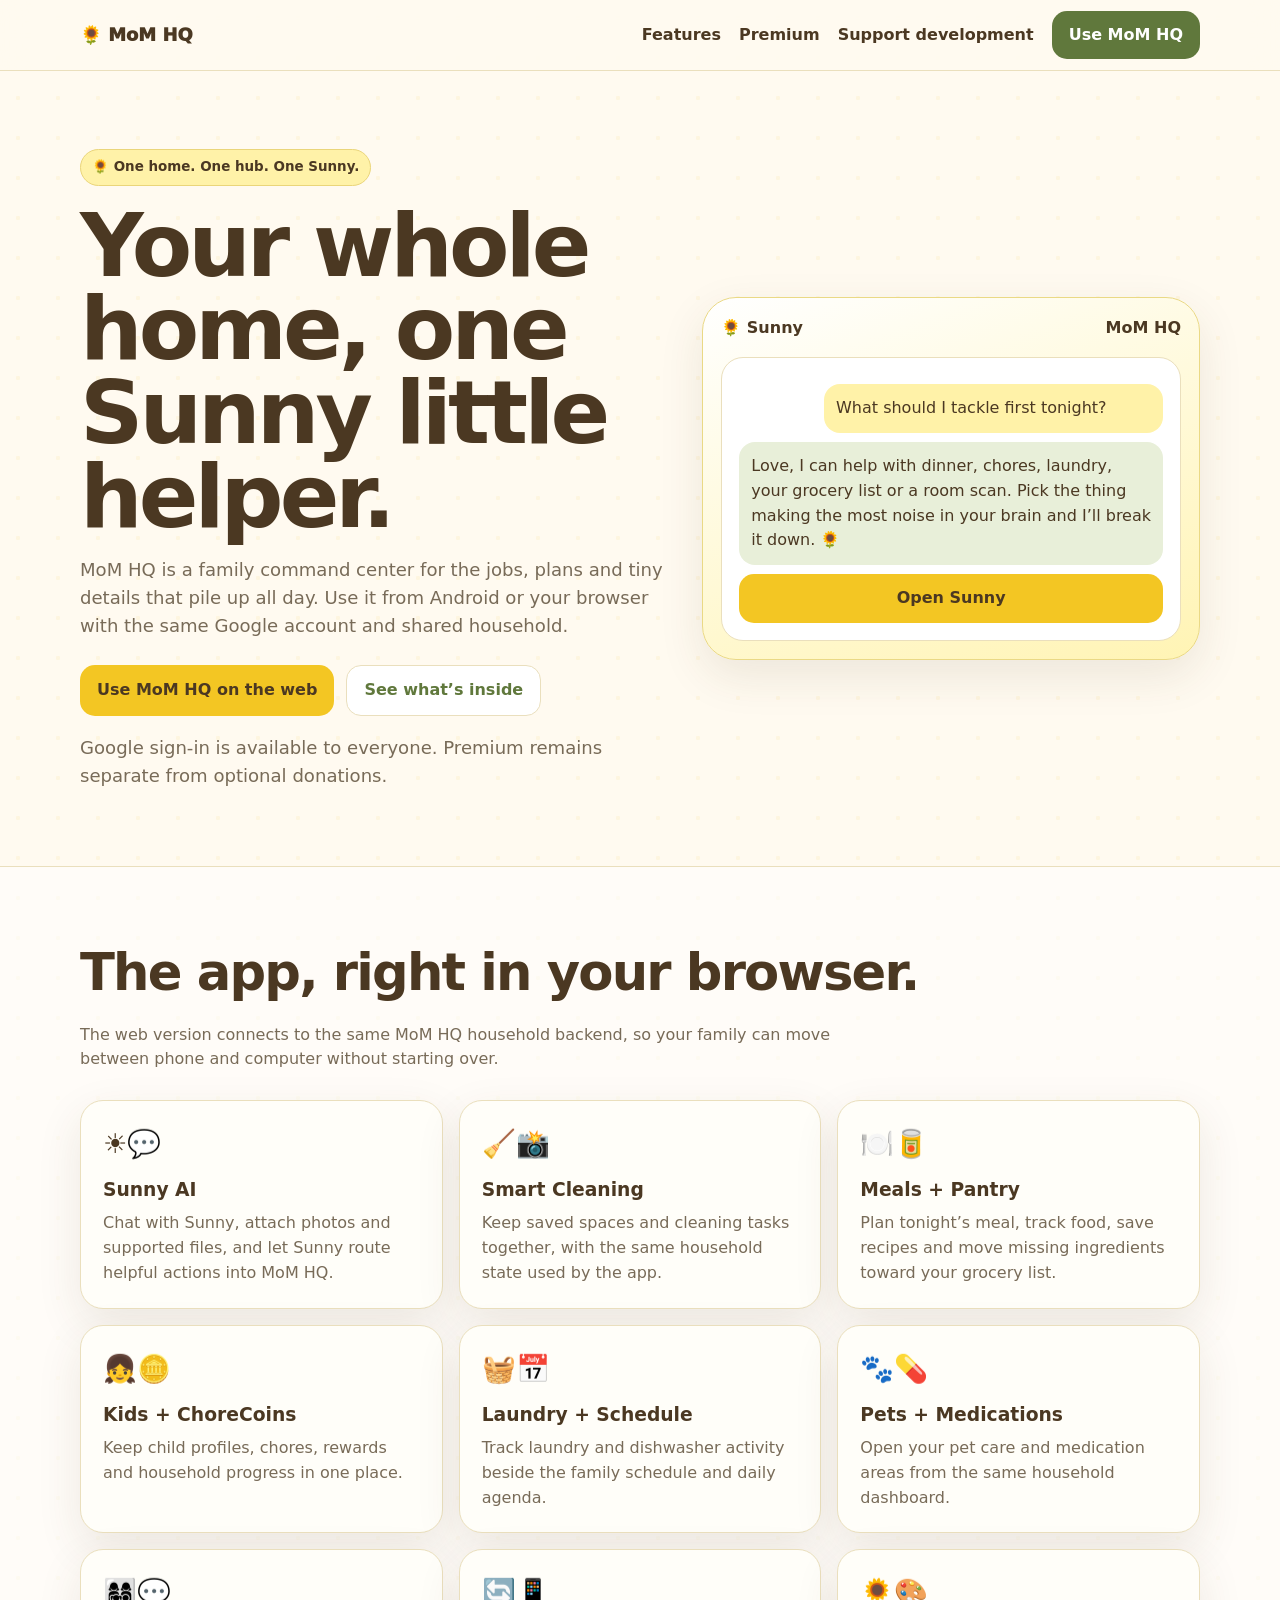
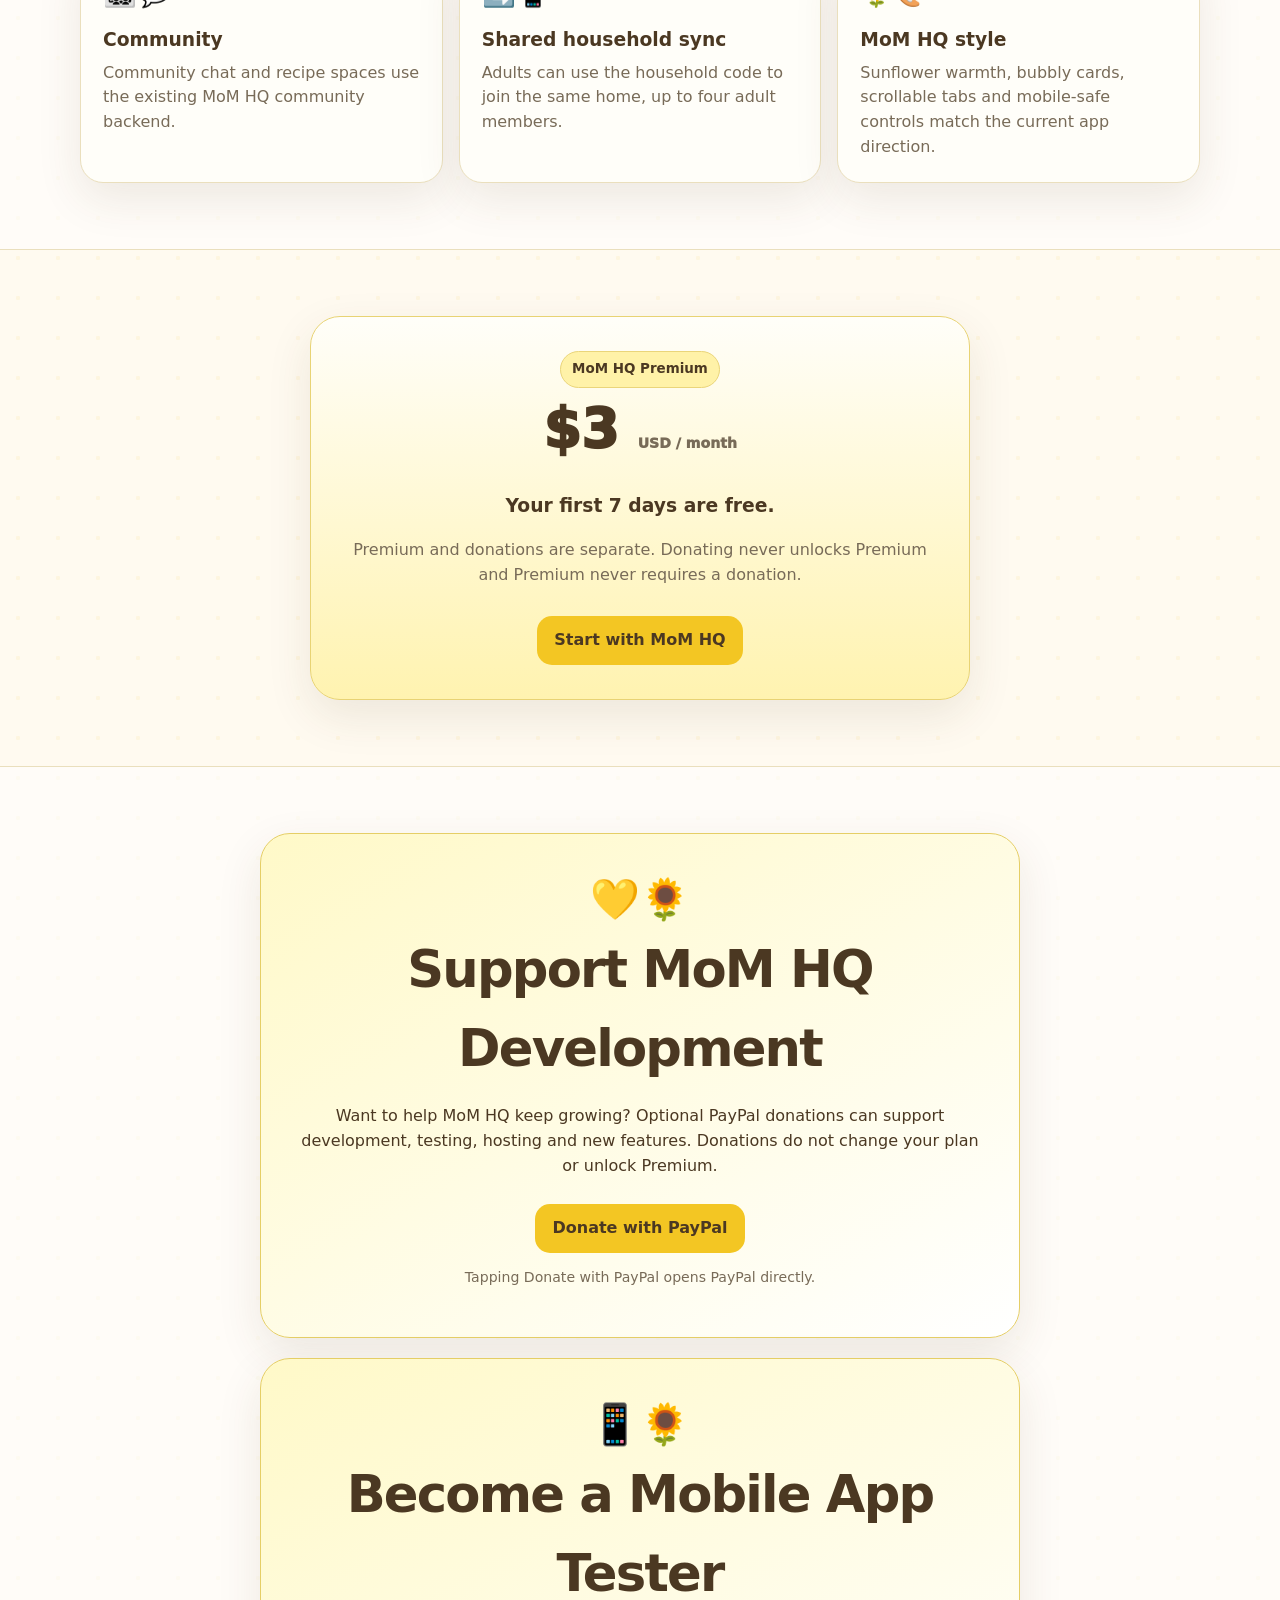
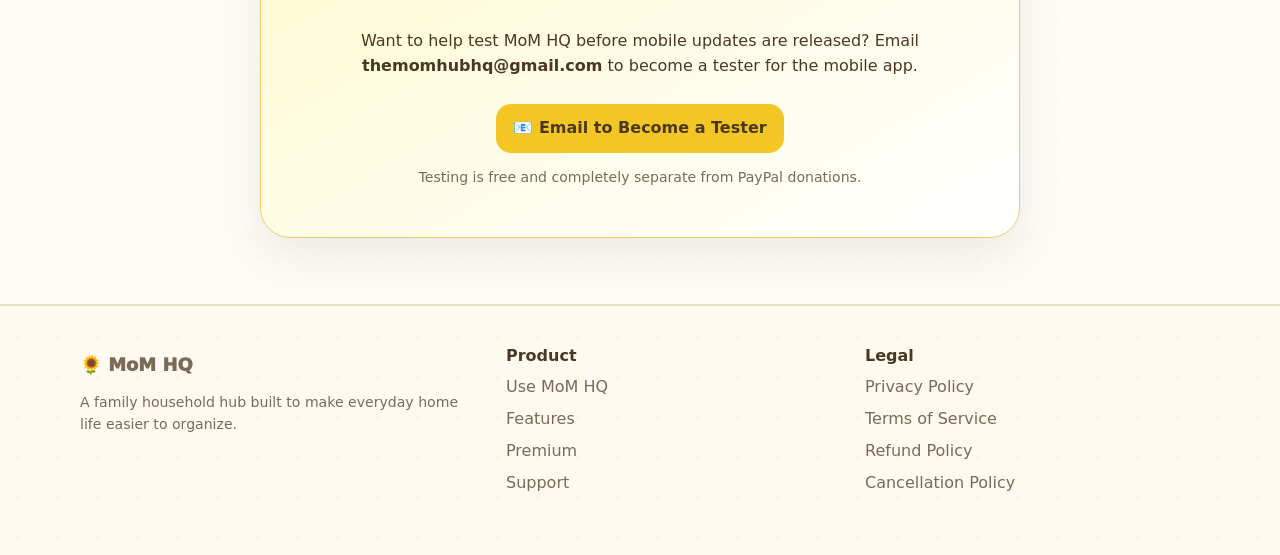
<file: index.html>
<!doctype html>
<html lang="en">
<head><meta charset="utf-8"><meta name="viewport" content="width=device-width,initial-scale=1,viewport-fit=cover"><meta name="theme-color" content="#fffaf0"><title>MoM HQ | Your home, one hub</title><meta name="description" content="MoM HQ brings Sunny AI, cleaning, meals, pantry, grocery lists, kids, ChoreCoins, laundry, family schedules, pets, medications and community tools into one household hub."><link rel="stylesheet" href="styles.css"></head>
<body>
<nav class="nav"><div class="wrap navin"><a class="brand" href="index.html">🌻 MoM HQ</a><div class="links"><a href="#features">Features</a><a href="#pricing">Premium</a><a href="#support">Support development</a><a class="btn" href="app.html">Use MoM HQ</a></div></div></nav>
<header class="hero"><div class="wrap hero-grid"><div><span class="eyebrow">🌻 One home. One hub. One Sunny.</span><h1>Your whole home, one Sunny little helper.</h1><p>MoM HQ is a family command center for the jobs, plans and tiny details that pile up all day. Use it from Android or your browser with the same Google account and shared household.</p><div class="cta"><a class="btn sun" href="app.html">Use MoM HQ on the web</a><a class="btn ghost" href="#features">See what’s inside</a></div><p class="fine">Google sign-in is available to everyone. Premium remains separate from optional donations.</p></div><div class="phone"><div class="phone-top"><span>🌻 Sunny</span><span>MoM HQ</span></div><div class="sunny-chat"><div class="bubble you">What should I tackle first tonight?</div><div class="bubble">Love, I can help with dinner, chores, laundry, your grocery list or a room scan. Pick the thing making the most noise in your brain and I’ll break it down. 🌻</div><a class="btn sun" href="app.html" style="width:100%">Open Sunny</a></div></div></div></header>
<section id="features" class="section alt"><div class="wrap"><h2>The app, right in your browser.</h2><p class="lede">The web version connects to the same MoM HQ household backend, so your family can move between phone and computer without starting over.</p><div class="features">
<div class="card"><div class="icon">☀️💬</div><h3>Sunny AI</h3><p>Chat with Sunny, attach photos and supported files, and let Sunny route helpful actions into MoM HQ.</p></div>
<div class="card"><div class="icon">🧹📸</div><h3>Smart Cleaning</h3><p>Keep saved spaces and cleaning tasks together, with the same household state used by the app.</p></div>
<div class="card"><div class="icon">🍽️🥫</div><h3>Meals + Pantry</h3><p>Plan tonight’s meal, track food, save recipes and move missing ingredients toward your grocery list.</p></div>
<div class="card"><div class="icon">👧🪙</div><h3>Kids + ChoreCoins</h3><p>Keep child profiles, chores, rewards and household progress in one place.</p></div>
<div class="card"><div class="icon">🧺📅</div><h3>Laundry + Schedule</h3><p>Track laundry and dishwasher activity beside the family schedule and daily agenda.</p></div>
<div class="card"><div class="icon">🐾💊</div><h3>Pets + Medications</h3><p>Open your pet care and medication areas from the same household dashboard.</p></div>
<div class="card"><div class="icon">👩‍👩‍👧‍👦💬</div><h3>Community</h3><p>Community chat and recipe spaces use the existing MoM HQ community backend.</p></div>
<div class="card"><div class="icon">🔄📱</div><h3>Shared household sync</h3><p>Adults can use the household code to join the same home, up to four adult members.</p></div>
<div class="card"><div class="icon">🌻🎨</div><h3>MoM HQ style</h3><p>Sunflower warmth, bubbly cards, scrollable tabs and mobile-safe controls match the current app direction.</p></div>
</div></div></section>
<section id="pricing" class="section"><div class="wrap"><div class="price"><span class="eyebrow">MoM HQ Premium</span><div class="amount">$3 <span class="fine">USD / month</span></div><h3>Your first 7 days are free.</h3><p class="lede" style="margin-inline:auto">Premium and donations are separate. Donating never unlocks Premium and Premium never requires a donation.</p><a class="btn sun" href="app.html">Start with MoM HQ</a></div></div></section>
<section id="support" class="section alt"><div class="wrap">
<div class="donate-card"><div style="font-size:2.5rem">💛🌻</div><h2>Support MoM HQ Development</h2><p>Want to help MoM HQ keep growing? Optional PayPal donations can support development, testing, hosting and new features. Donations do not change your plan or unlock Premium.</p><div class="cta" style="justify-content:center"><a class="btn sun" href="#support" data-paypal-donate>Donate with PayPal</a></div><p class="fine">Tapping Donate with PayPal opens PayPal directly.</p></div>
<div class="donate-card" style="margin-top:1.25rem"><div style="font-size:2.5rem">📱🌻</div><h2>Become a Mobile App Tester</h2><p>Want to help test MoM HQ before mobile updates are released? Email <strong>themomhubhq@gmail.com</strong> to become a tester for the mobile app.</p><div class="cta" style="justify-content:center"><a class="btn sun" href="mailto:themomhubhq@gmail.com?subject=MoM%20HQ%20Mobile%20App%20Tester&amp;body=Hi%21%20I%20would%20like%20to%20become%20a%20tester%20for%20the%20MoM%20HQ%20mobile%20app.">📧 Email to Become a Tester</a></div><p class="fine">Testing is free and completely separate from PayPal donations.</p></div>
</div></section>
<footer class="footer"><div class="wrap footgrid"><div><a class="brand" href="index.html">🌻 MoM HQ</a><p class="fine">A family household hub built to make everyday home life easier to organize.</p></div><div><b>Product</b><a href="app.html">Use MoM HQ</a><a href="#features">Features</a><a href="#pricing">Premium</a><a href="contact.html">Support</a></div><div><b>Legal</b><a href="privacy.html">Privacy Policy</a><a href="terms.html">Terms of Service</a><a href="refunds.html">Refund Policy</a><a href="cancellation.html">Cancellation Policy</a></div></div></footer>
<script src="momhq-config.js"></script><script src="paypal-direct.js"></script>
</body></html>
</file>
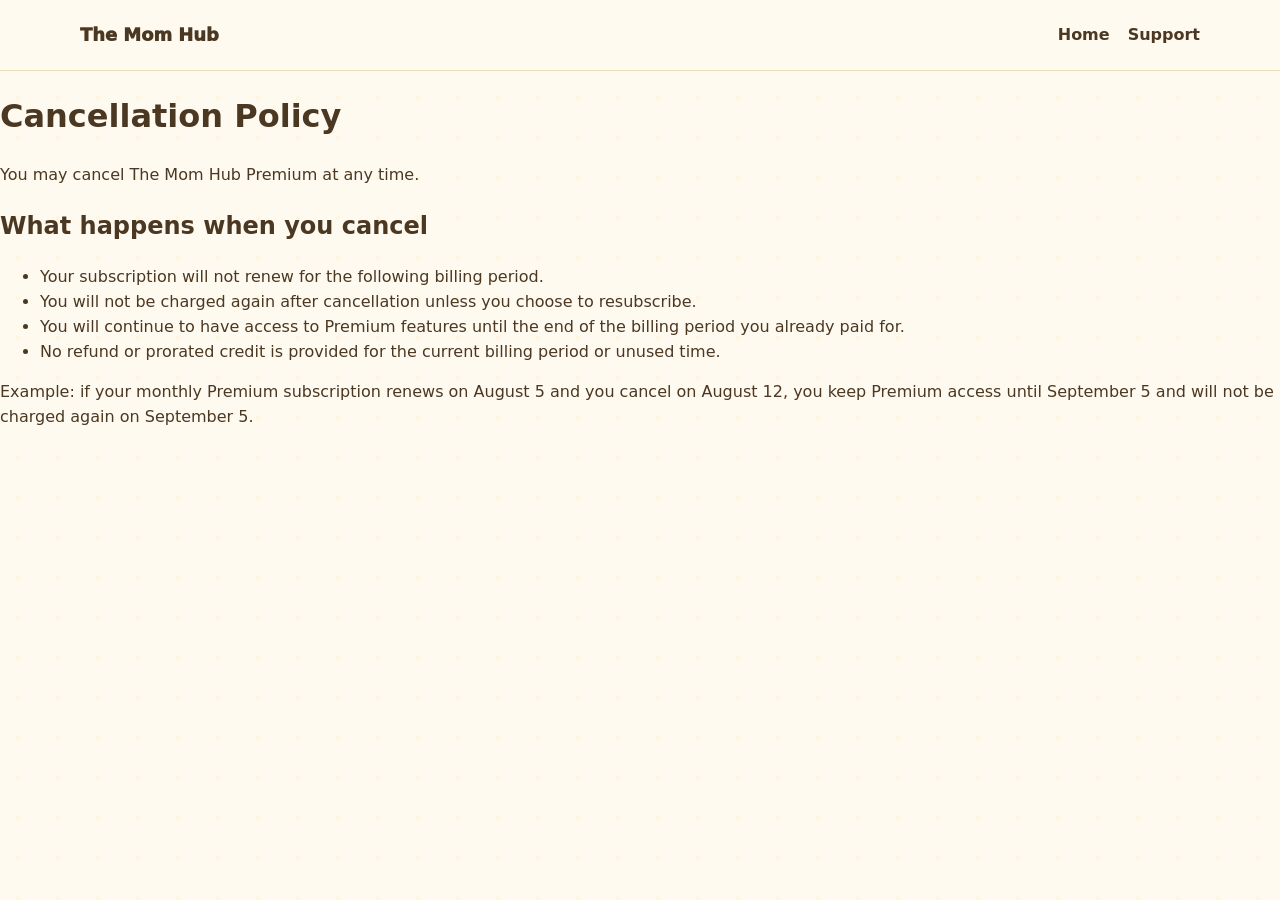
<file: cancellation.html>
<!doctype html><html lang="en"><head><meta charset="utf-8"><meta name="viewport" content="width=device-width,initial-scale=1"><title>Cancellation Policy | The Mom Hub</title><link rel="stylesheet" href="styles.css"></head><body><nav class="nav"><div class="wrap navin"><a class="brand" href="index.html">The Mom Hub</a><div class="links"><a href="index.html">Home</a><a href="contact.html">Support</a></div></div></nav><main class="container policy">
  <h1>Cancellation Policy</h1>
  <p>You may cancel The Mom Hub Premium at any time.</p>
  <h2>What happens when you cancel</h2>
  <ul>
    <li>Your subscription will not renew for the following billing period.</li>
    <li>You will not be charged again after cancellation unless you choose to resubscribe.</li>
    <li>You will continue to have access to Premium features until the end of the billing period you already paid for.</li>
    <li>No refund or prorated credit is provided for the current billing period or unused time.</li>
  </ul>
  <p>Example: if your monthly Premium subscription renews on August 5 and you cancel on August 12, you keep Premium access until September 5 and will not be charged again on September 5.</p>
</main></body></html>
</file>
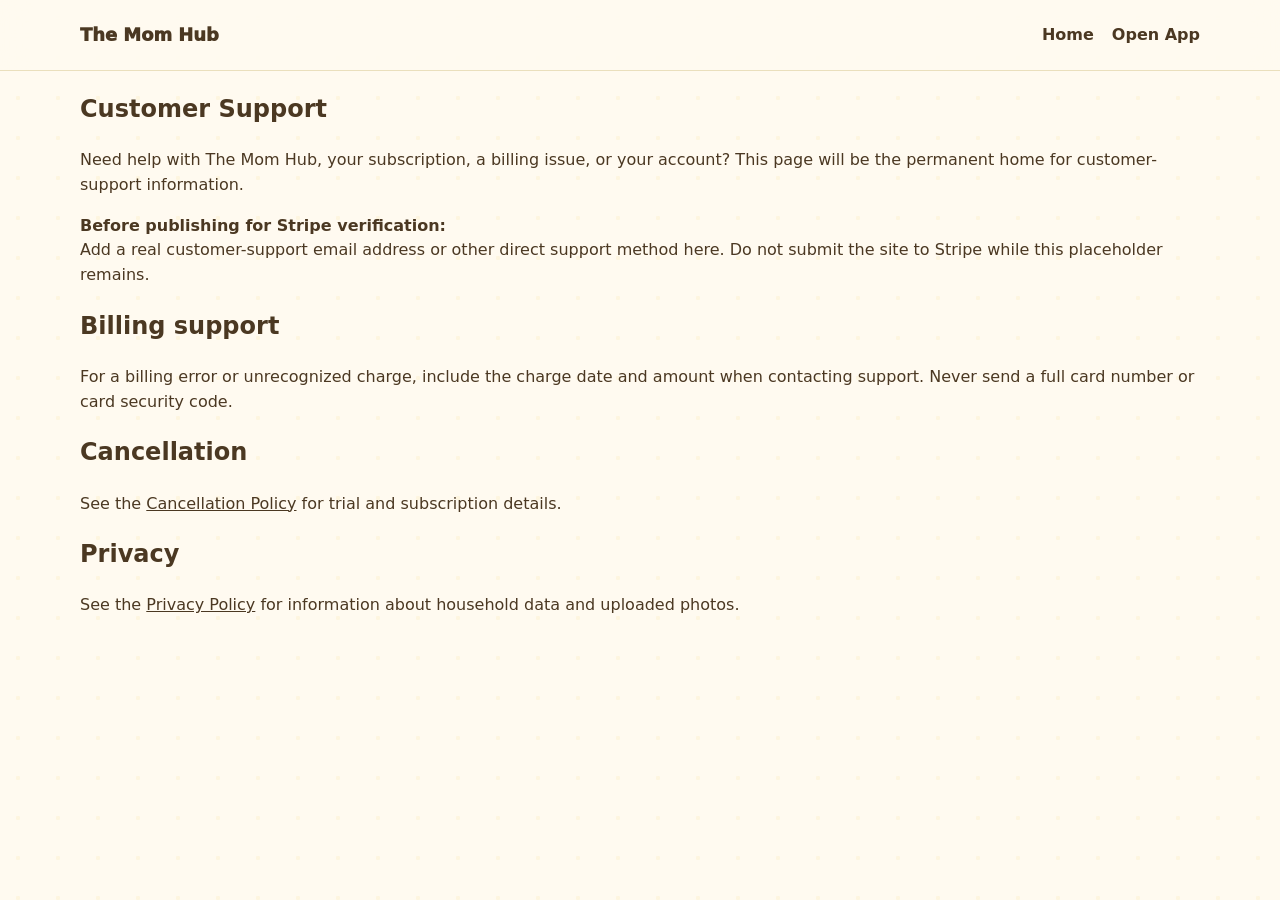
<file: contact.html>
<!doctype html><html lang="en"><head><meta charset="utf-8"><meta name="viewport" content="width=device-width,initial-scale=1"><title>Support | The Mom Hub</title><link rel="stylesheet" href="styles.css"></head><body><nav class="nav"><div class="wrap navin"><a class="brand" href="index.html">The Mom Hub</a><div class="links"><a href="index.html">Home</a><a href="app.html">Open App</a></div></div></nav><main class="wrap"><article class="legal"><h1>Customer Support</h1><p>Need help with The Mom Hub, your subscription, a billing issue, or your account? This page will be the permanent home for customer-support information.</p><div class="support-placeholder"><b>Before publishing for Stripe verification:</b><br>Add a real customer-support email address or other direct support method here. Do not submit the site to Stripe while this placeholder remains.</div><h2>Billing support</h2><p>For a billing error or unrecognized charge, include the charge date and amount when contacting support. Never send a full card number or card security code.</p><h2>Cancellation</h2><p>See the <a href="cancellation.html">Cancellation Policy</a> for trial and subscription details.</p><h2>Privacy</h2><p>See the <a href="privacy.html">Privacy Policy</a> for information about household data and uploaded photos.</p></article></main></body></html>
</file>
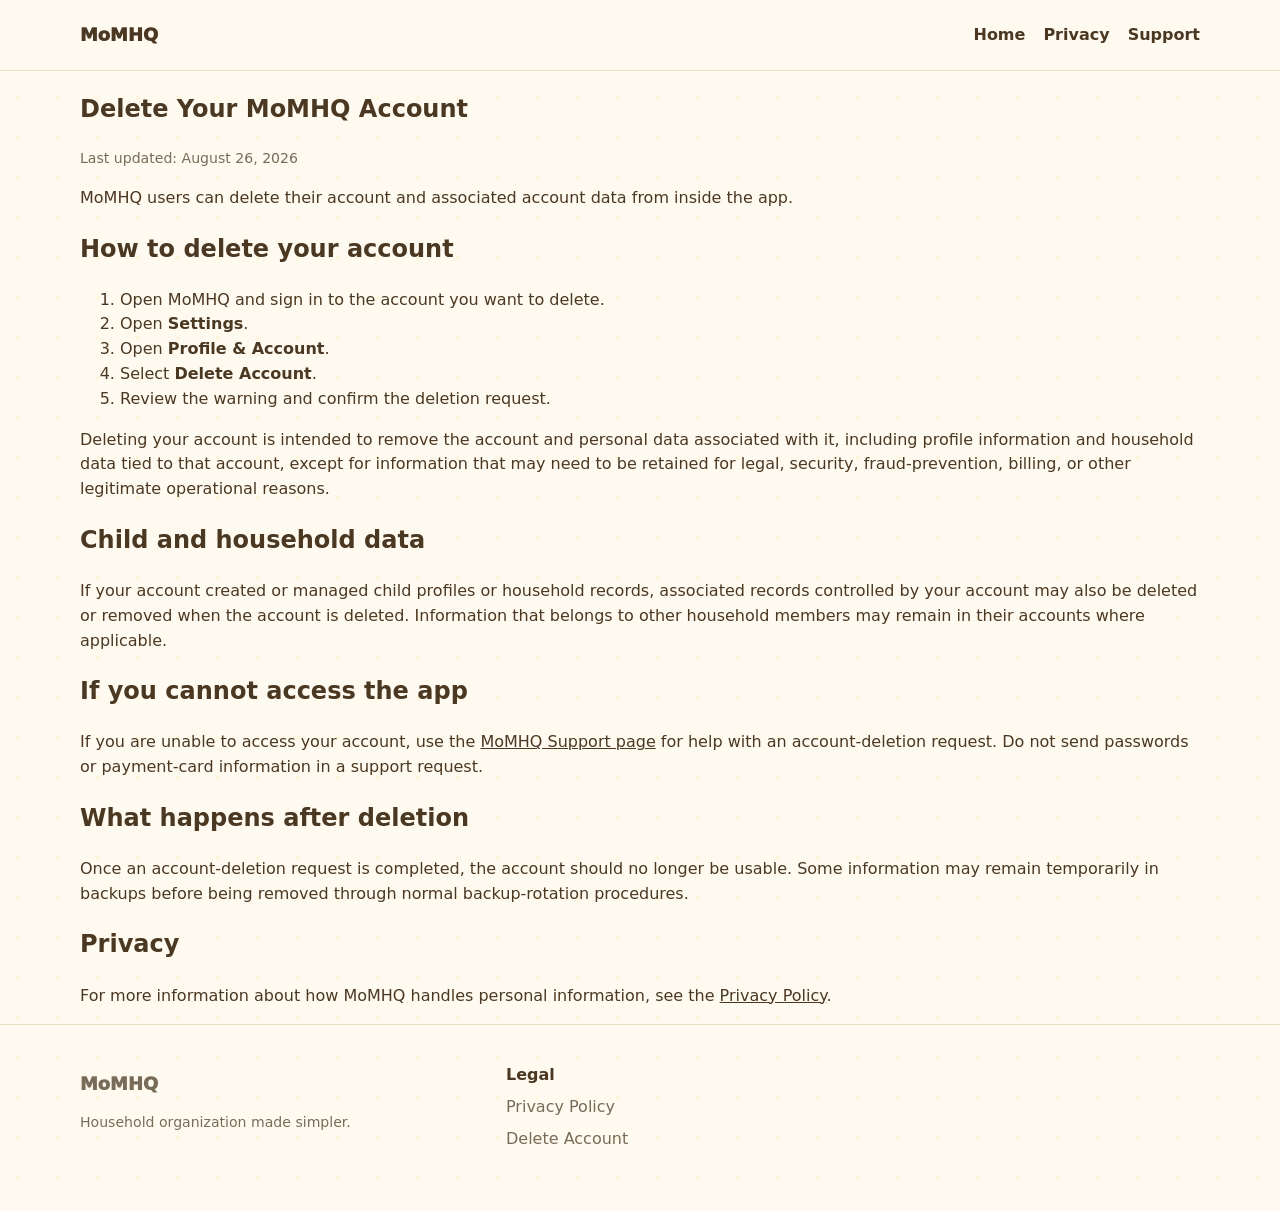
<file: delete-account.html>
<!doctype html><html lang="en"><head><meta charset="utf-8"><meta name="viewport" content="width=device-width,initial-scale=1"><title>Delete Your Account | MoMHQ</title><meta name="description" content="Instructions for deleting a MoMHQ account and associated data."><link rel="stylesheet" href="styles.css"></head><body><nav class="nav"><div class="wrap navin"><a class="brand" href="index.html">MoMHQ</a><div class="links"><a href="index.html">Home</a><a href="privacy.html">Privacy</a><a href="contact.html">Support</a></div></div></nav><main class="wrap"><article class="legal"><h1>Delete Your MoMHQ Account</h1><p class="fine">Last updated: August 26, 2026</p><p>MoMHQ users can delete their account and associated account data from inside the app.</p><h2>How to delete your account</h2><ol><li>Open MoMHQ and sign in to the account you want to delete.</li><li>Open <strong>Settings</strong>.</li><li>Open <strong>Profile &amp; Account</strong>.</li><li>Select <strong>Delete Account</strong>.</li><li>Review the warning and confirm the deletion request.</li></ol><p>Deleting your account is intended to remove the account and personal data associated with it, including profile information and household data tied to that account, except for information that may need to be retained for legal, security, fraud-prevention, billing, or other legitimate operational reasons.</p><h2>Child and household data</h2><p>If your account created or managed child profiles or household records, associated records controlled by your account may also be deleted or removed when the account is deleted. Information that belongs to other household members may remain in their accounts where applicable.</p><h2>If you cannot access the app</h2><p>If you are unable to access your account, use the <a href="contact.html">MoMHQ Support page</a> for help with an account-deletion request. Do not send passwords or payment-card information in a support request.</p><h2>What happens after deletion</h2><p>Once an account-deletion request is completed, the account should no longer be usable. Some information may remain temporarily in backups before being removed through normal backup-rotation procedures.</p><h2>Privacy</h2><p>For more information about how MoMHQ handles personal information, see the <a href="privacy.html">Privacy Policy</a>.</p></article></main><footer class="footer"><div class="wrap footgrid"><div><a class="brand" href="index.html">MoMHQ</a><p class="fine">Household organization made simpler.</p></div><div><b>Legal</b><a href="privacy.html">Privacy Policy</a><a href="delete-account.html">Delete Account</a></div></div></footer></body></html>
</file>
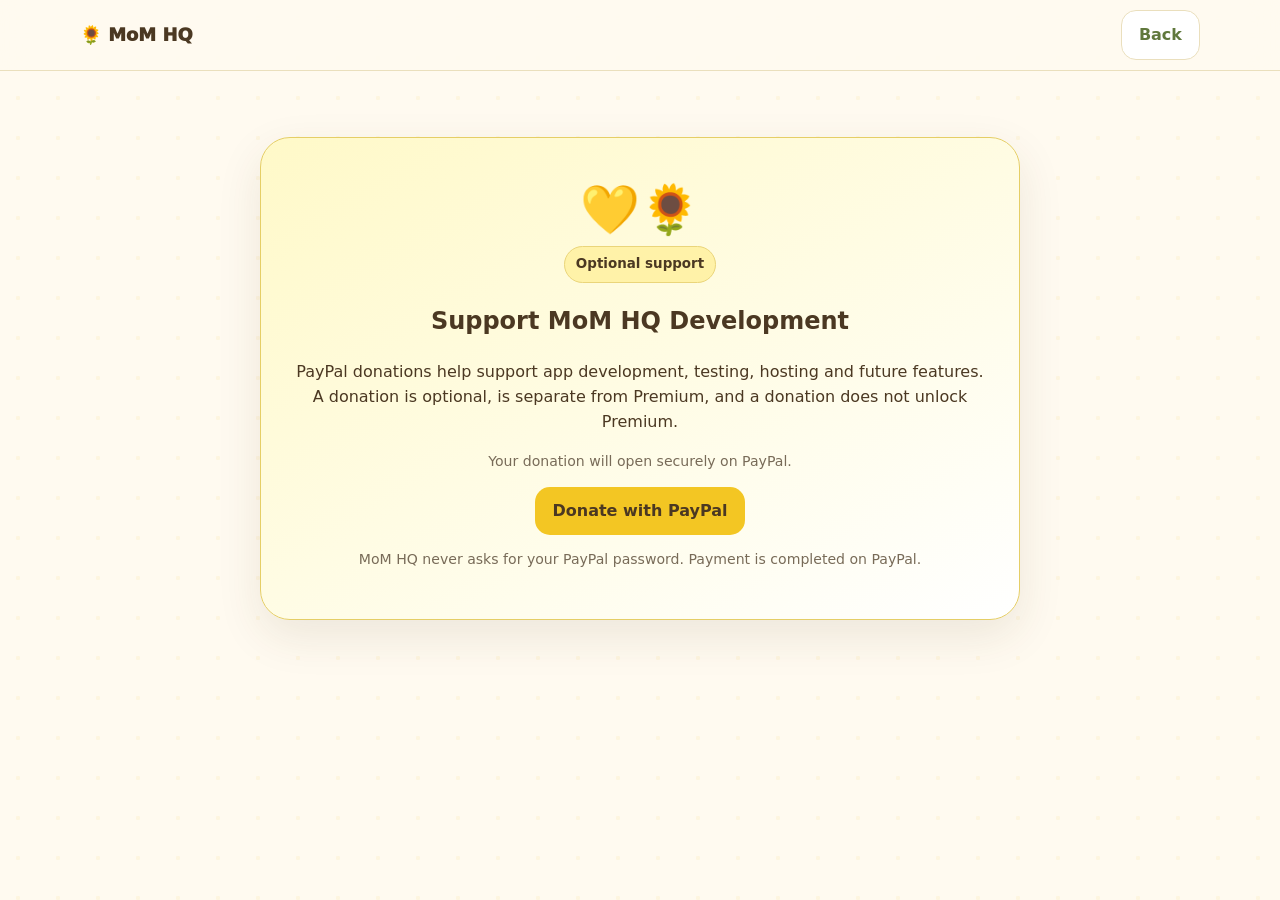
<file: donate.html>
<!doctype html><html lang="en"><head><meta charset="utf-8"><meta name="viewport" content="width=device-width,initial-scale=1,viewport-fit=cover"><title>Support MoM HQ Development</title><link rel="stylesheet" href="styles.css"></head><body>
<nav class="nav"><div class="wrap navin"><a class="brand" href="index.html">🌻 MoM HQ</a><a class="btn ghost" href="index.html">Back</a></div></nav>
<section class="section"><div class="wrap"><div class="donate-card"><div style="font-size:3rem">💛🌻</div><span class="eyebrow">Optional support</span><h1>Support MoM HQ Development</h1><p>PayPal donations help support app development, testing, hosting and future features. A donation is optional, is separate from Premium, and a donation does not unlock Premium.</p><p id="donationStatus" class="fine">Checking the PayPal donation connection…</p><a id="donateButton" class="btn sun" href="#" rel="noopener" target="_blank" aria-disabled="true">Donate with PayPal</a><p class="fine">MoM HQ never asks for your PayPal password. Payment is completed on PayPal.</p></div></div></section>
<script src="momhq-config.js"></script><script>
const url=window.MOMHQ_CONFIG?.paypalDonationUrl||'';const button=document.getElementById('donateButton');const status=document.getElementById('donationStatus');if(/^https:\/\/(www\.)?paypal\.com\//i.test(url)||/^https:\/\/paypal\.me\//i.test(url)){button.href=url;button.removeAttribute('aria-disabled');status.textContent='Your donation will open securely on PayPal.'}else{button.addEventListener('click',e=>e.preventDefault());button.style.opacity='.55';status.textContent='The donation page is built, but the MoM HQ PayPal donation link still needs to be connected before this button can accept money.'}
</script></body></html>
</file>
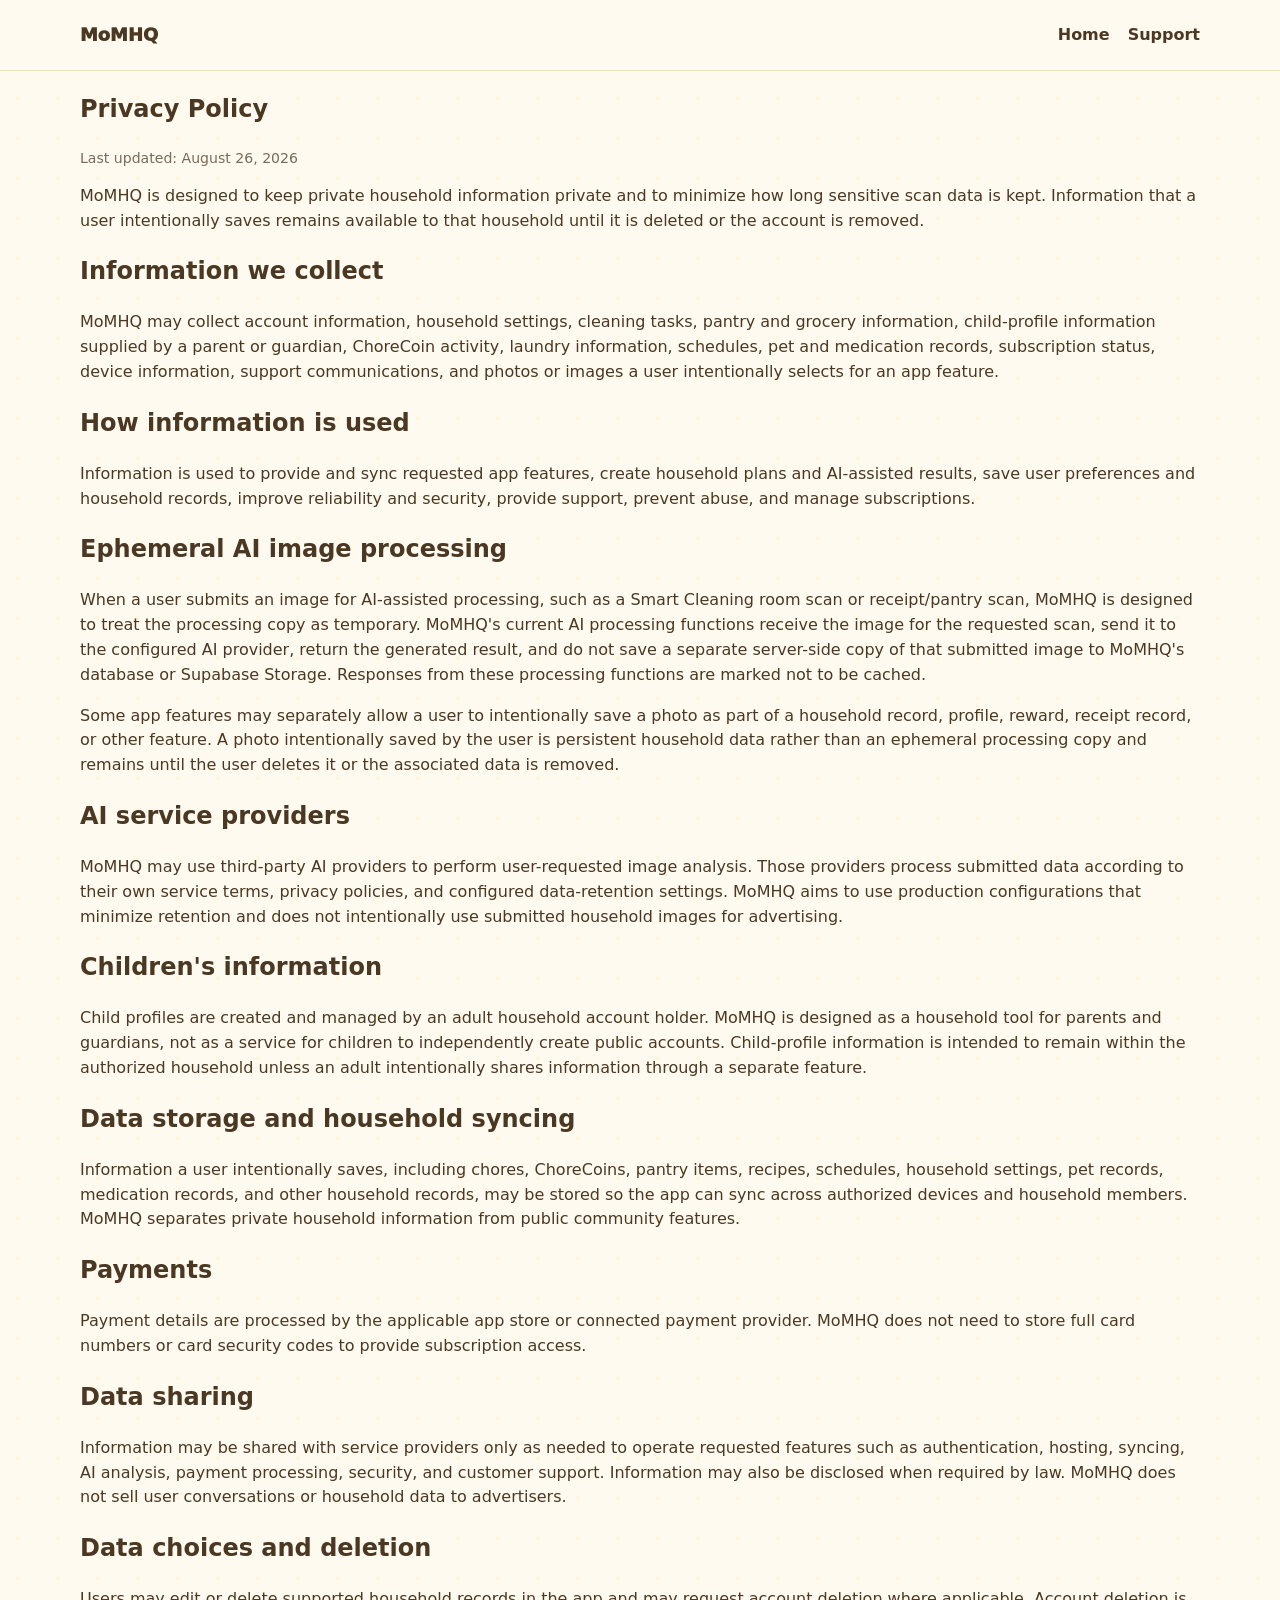
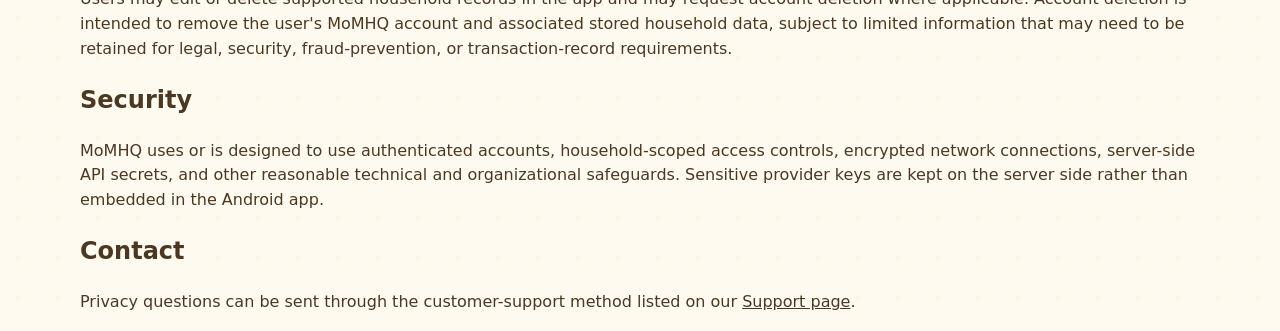
<file: privacy.html>
<!doctype html><html lang="en"><head><meta charset="utf-8"><meta name="viewport" content="width=device-width,initial-scale=1"><title>Privacy Policy | MoMHQ</title><link rel="stylesheet" href="styles.css"></head><body><nav class="nav"><div class="wrap navin"><a class="brand" href="index.html">MoMHQ</a><div class="links"><a href="index.html">Home</a><a href="contact.html">Support</a></div></div></nav><main class="wrap"><article class="legal"><h1>Privacy Policy</h1><p class="fine">Last updated: August 26, 2026</p><div class="notice">MoMHQ is designed to keep private household information private and to minimize how long sensitive scan data is kept. Information that a user intentionally saves remains available to that household until it is deleted or the account is removed.</div><h2>Information we collect</h2><p>MoMHQ may collect account information, household settings, cleaning tasks, pantry and grocery information, child-profile information supplied by a parent or guardian, ChoreCoin activity, laundry information, schedules, pet and medication records, subscription status, device information, support communications, and photos or images a user intentionally selects for an app feature.</p><h2>How information is used</h2><p>Information is used to provide and sync requested app features, create household plans and AI-assisted results, save user preferences and household records, improve reliability and security, provide support, prevent abuse, and manage subscriptions.</p><h2>Ephemeral AI image processing</h2><p>When a user submits an image for AI-assisted processing, such as a Smart Cleaning room scan or receipt/pantry scan, MoMHQ is designed to treat the processing copy as temporary. MoMHQ's current AI processing functions receive the image for the requested scan, send it to the configured AI provider, return the generated result, and do not save a separate server-side copy of that submitted image to MoMHQ's database or Supabase Storage. Responses from these processing functions are marked not to be cached.</p><p>Some app features may separately allow a user to intentionally save a photo as part of a household record, profile, reward, receipt record, or other feature. A photo intentionally saved by the user is persistent household data rather than an ephemeral processing copy and remains until the user deletes it or the associated data is removed.</p><h2>AI service providers</h2><p>MoMHQ may use third-party AI providers to perform user-requested image analysis. Those providers process submitted data according to their own service terms, privacy policies, and configured data-retention settings. MoMHQ aims to use production configurations that minimize retention and does not intentionally use submitted household images for advertising.</p><h2>Children's information</h2><p>Child profiles are created and managed by an adult household account holder. MoMHQ is designed as a household tool for parents and guardians, not as a service for children to independently create public accounts. Child-profile information is intended to remain within the authorized household unless an adult intentionally shares information through a separate feature.</p><h2>Data storage and household syncing</h2><p>Information a user intentionally saves, including chores, ChoreCoins, pantry items, recipes, schedules, household settings, pet records, medication records, and other household records, may be stored so the app can sync across authorized devices and household members. MoMHQ separates private household information from public community features.</p><h2>Payments</h2><p>Payment details are processed by the applicable app store or connected payment provider. MoMHQ does not need to store full card numbers or card security codes to provide subscription access.</p><h2>Data sharing</h2><p>Information may be shared with service providers only as needed to operate requested features such as authentication, hosting, syncing, AI analysis, payment processing, security, and customer support. Information may also be disclosed when required by law. MoMHQ does not sell user conversations or household data to advertisers.</p><h2>Data choices and deletion</h2><p>Users may edit or delete supported household records in the app and may request account deletion where applicable. Account deletion is intended to remove the user's MoMHQ account and associated stored household data, subject to limited information that may need to be retained for legal, security, fraud-prevention, or transaction-record requirements.</p><h2>Security</h2><p>MoMHQ uses or is designed to use authenticated accounts, household-scoped access controls, encrypted network connections, server-side API secrets, and other reasonable technical and organizational safeguards. Sensitive provider keys are kept on the server side rather than embedded in the Android app.</p><h2>Contact</h2><p>Privacy questions can be sent through the customer-support method listed on our <a href="contact.html">Support page</a>.</p></article></main></body></html>
</file>
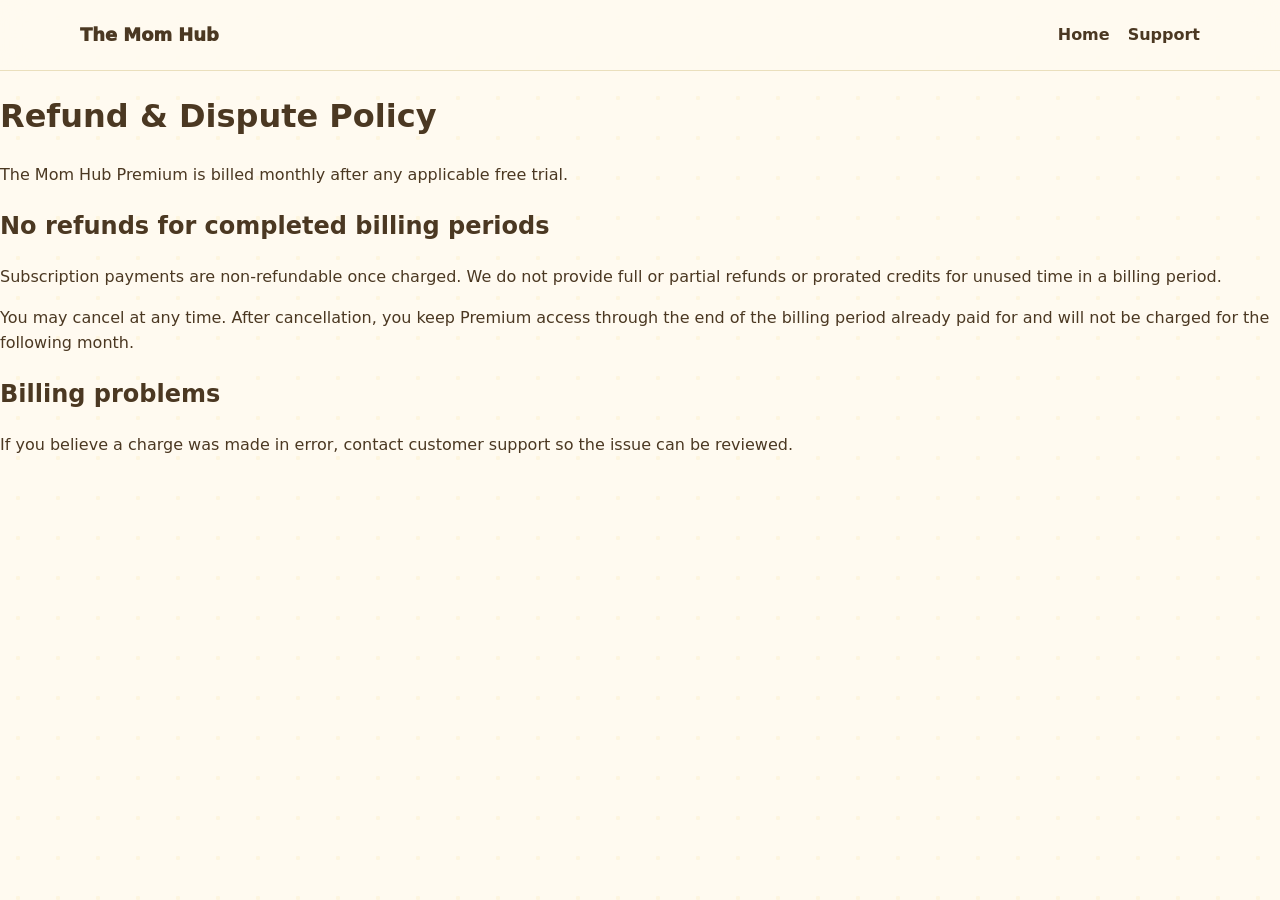
<file: refunds.html>
<!doctype html><html lang="en"><head><meta charset="utf-8"><meta name="viewport" content="width=device-width,initial-scale=1"><title>Refund & Dispute Policy | The Mom Hub</title><link rel="stylesheet" href="styles.css"></head><body><nav class="nav"><div class="wrap navin"><a class="brand" href="index.html">The Mom Hub</a><div class="links"><a href="index.html">Home</a><a href="contact.html">Support</a></div></div></nav><main class="container policy">
  <h1>Refund & Dispute Policy</h1>
  <p>The Mom Hub Premium is billed monthly after any applicable free trial.</p>
  <h2>No refunds for completed billing periods</h2>
  <p>Subscription payments are non-refundable once charged. We do not provide full or partial refunds or prorated credits for unused time in a billing period.</p>
  <p>You may cancel at any time. After cancellation, you keep Premium access through the end of the billing period already paid for and will not be charged for the following month.</p>
  <h2>Billing problems</h2>
  <p>If you believe a charge was made in error, contact customer support so the issue can be reviewed.</p>
</main></body></html>
</file>
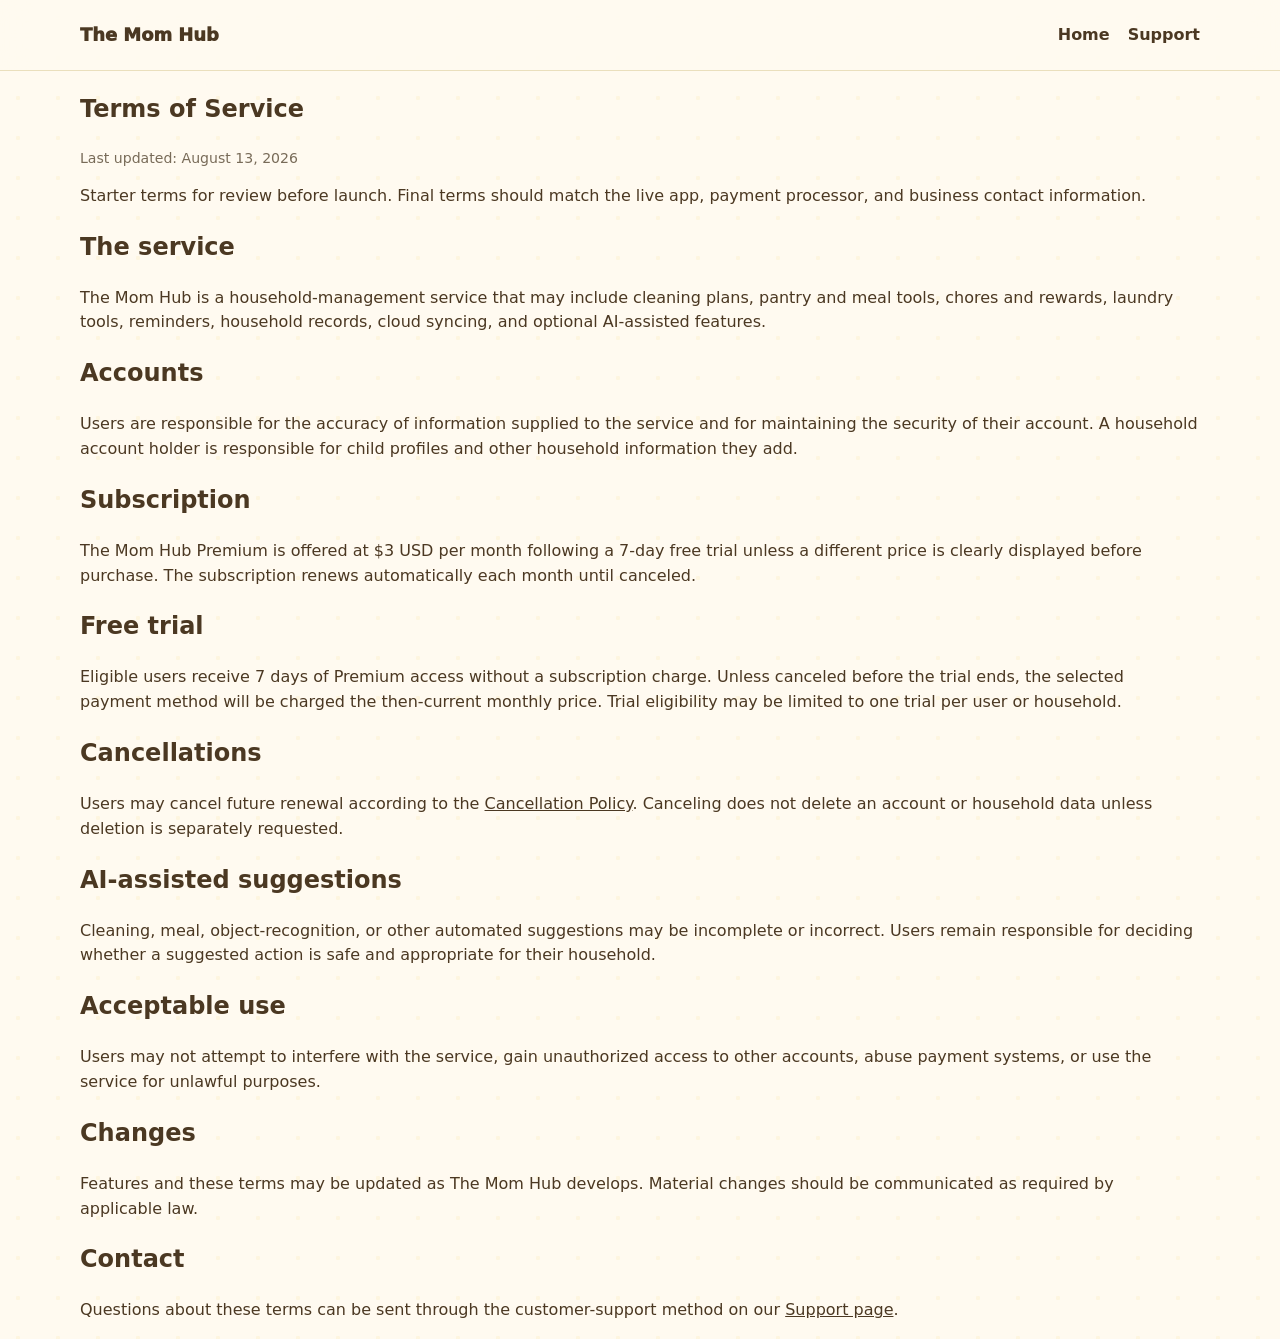
<file: terms.html>
<!doctype html><html lang="en"><head><meta charset="utf-8"><meta name="viewport" content="width=device-width,initial-scale=1"><title>Terms of Service | The Mom Hub</title><link rel="stylesheet" href="styles.css"></head><body><nav class="nav"><div class="wrap navin"><a class="brand" href="index.html">The Mom Hub</a><div class="links"><a href="index.html">Home</a><a href="contact.html">Support</a></div></div></nav><main class="wrap"><article class="legal"><h1>Terms of Service</h1><p class="fine">Last updated: August 13, 2026</p><div class="notice">Starter terms for review before launch. Final terms should match the live app, payment processor, and business contact information.</div><h2>The service</h2><p>The Mom Hub is a household-management service that may include cleaning plans, pantry and meal tools, chores and rewards, laundry tools, reminders, household records, cloud syncing, and optional AI-assisted features.</p><h2>Accounts</h2><p>Users are responsible for the accuracy of information supplied to the service and for maintaining the security of their account. A household account holder is responsible for child profiles and other household information they add.</p><h2>Subscription</h2><p>The Mom Hub Premium is offered at $3 USD per month following a 7-day free trial unless a different price is clearly displayed before purchase. The subscription renews automatically each month until canceled.</p><h2>Free trial</h2><p>Eligible users receive 7 days of Premium access without a subscription charge. Unless canceled before the trial ends, the selected payment method will be charged the then-current monthly price. Trial eligibility may be limited to one trial per user or household.</p><h2>Cancellations</h2><p>Users may cancel future renewal according to the <a href="cancellation.html">Cancellation Policy</a>. Canceling does not delete an account or household data unless deletion is separately requested.</p><h2>AI-assisted suggestions</h2><p>Cleaning, meal, object-recognition, or other automated suggestions may be incomplete or incorrect. Users remain responsible for deciding whether a suggested action is safe and appropriate for their household.</p><h2>Acceptable use</h2><p>Users may not attempt to interfere with the service, gain unauthorized access to other accounts, abuse payment systems, or use the service for unlawful purposes.</p><h2>Changes</h2><p>Features and these terms may be updated as The Mom Hub develops. Material changes should be communicated as required by applicable law.</p><h2>Contact</h2><p>Questions about these terms can be sent through the customer-support method on our <a href="contact.html">Support page</a>.</p></article></main></body></html>
</file>
<file: styles.css>
:root{--cream:#fffaf0;--paper:#fffef9;--yellow:#f3c623;--yellow2:#fff2a8;--leaf:#60783c;--leaf2:#e8efd9;--brown:#4b3822;--muted:#786b58;--line:#eadfbd;--shadow:0 16px 45px rgba(75,56,34,.10)}*{box-sizing:border-box}html{scroll-behavior:smooth}body{margin:0;font-family:Inter,system-ui,-apple-system,Segoe UI,Roboto,Arial,sans-serif;color:var(--brown);background:radial-gradient(circle at 18px 18px,rgba(243,198,35,.08) 2px,transparent 2.5px) 0 0/40px 40px,var(--cream);line-height:1.55}a{color:inherit}.wrap{width:min(1120px,calc(100% - 32px));margin:auto}.nav{position:sticky;top:0;z-index:20;background:rgba(255,250,240,.94);backdrop-filter:blur(14px);border-bottom:1px solid var(--line)}.navin{min-height:70px;display:flex;align-items:center;justify-content:space-between;gap:20px}.brand{font-weight:950;font-size:1.12rem;text-decoration:none}.links{display:flex;align-items:center;gap:18px;flex-wrap:wrap}.links a{text-decoration:none;font-weight:800}.btn{display:inline-flex;align-items:center;justify-content:center;gap:8px;border-radius:15px;padding:12px 17px;background:var(--leaf);color:white;text-decoration:none;font-weight:900}.btn.sun{background:var(--yellow);color:var(--brown)}.btn.ghost{background:white;color:var(--leaf);border:1px solid var(--line)}.hero{padding:78px 0 58px}.hero-grid{display:grid;grid-template-columns:1.08fr .92fr;gap:38px;align-items:center}.eyebrow{display:inline-block;background:var(--yellow2);border:1px solid #ead57a;border-radius:999px;padding:7px 11px;font-weight:900;font-size:.84rem}.hero h1{font-size:clamp(2.7rem,7vw,5.5rem);line-height:.95;margin:18px 0;letter-spacing:-.045em}.hero p{font-size:1.13rem;color:var(--muted);max-width:660px}.cta{display:flex;gap:12px;flex-wrap:wrap;margin-top:25px}.phone{background:linear-gradient(160deg,#fff,#fff4b4);border:1px solid #ead985;border-radius:34px;padding:18px;box-shadow:var(--shadow)}.phone-top{display:flex;justify-content:space-between;align-items:center;font-weight:900}.sunny-chat{margin-top:16px;background:white;border:1px solid var(--line);border-radius:22px;padding:17px}.sunny-chat .bubble{background:var(--leaf2);border-radius:16px;padding:12px;margin:9px 0}.sunny-chat .bubble.you{background:var(--yellow2);margin-left:20%}.section{padding:66px 0}.section.alt{background:rgba(255,255,255,.56);border-block:1px solid var(--line)}.section h2{font-size:clamp(2rem,5vw,3.2rem);margin:0 0 10px;letter-spacing:-.035em}.lede{color:var(--muted);max-width:780px;margin:0 0 28px}.features{display:grid;grid-template-columns:repeat(3,1fr);gap:16px}.card{background:var(--paper);border:1px solid var(--line);border-radius:23px;padding:22px;box-shadow:var(--shadow)}.card .icon{font-size:1.7rem}.card h3{margin:10px 0 7px}.card p{margin:0;color:var(--muted)}.donate-card{max-width:760px;margin:auto;text-align:center;background:linear-gradient(150deg,#fff9c8,#fff);border:1px solid #e5ce66;border-radius:30px;padding:34px;box-shadow:var(--shadow)}.price{max-width:660px;margin:auto;text-align:center;background:linear-gradient(180deg,#fffef9,#fff3b0);border:1px solid #e8d374;border-radius:30px;padding:34px;box-shadow:var(--shadow)}.amount{font-size:3.4rem;font-weight:950}.fine{color:var(--muted);font-size:.88rem}.footer{padding:38px 0 52px;border-top:1px solid var(--line)}.footgrid{display:grid;grid-template-columns:1.2fr 1fr 1fr;gap:24px}.footer a{display:block;text-decoration:none;color:var(--muted);margin:7px 0}@media(max-width:800px){.hero-grid,.features,.footgrid{grid-template-columns:1fr}.links a:not(.btn){display:none}.hero{padding-top:48px}}
</file>
